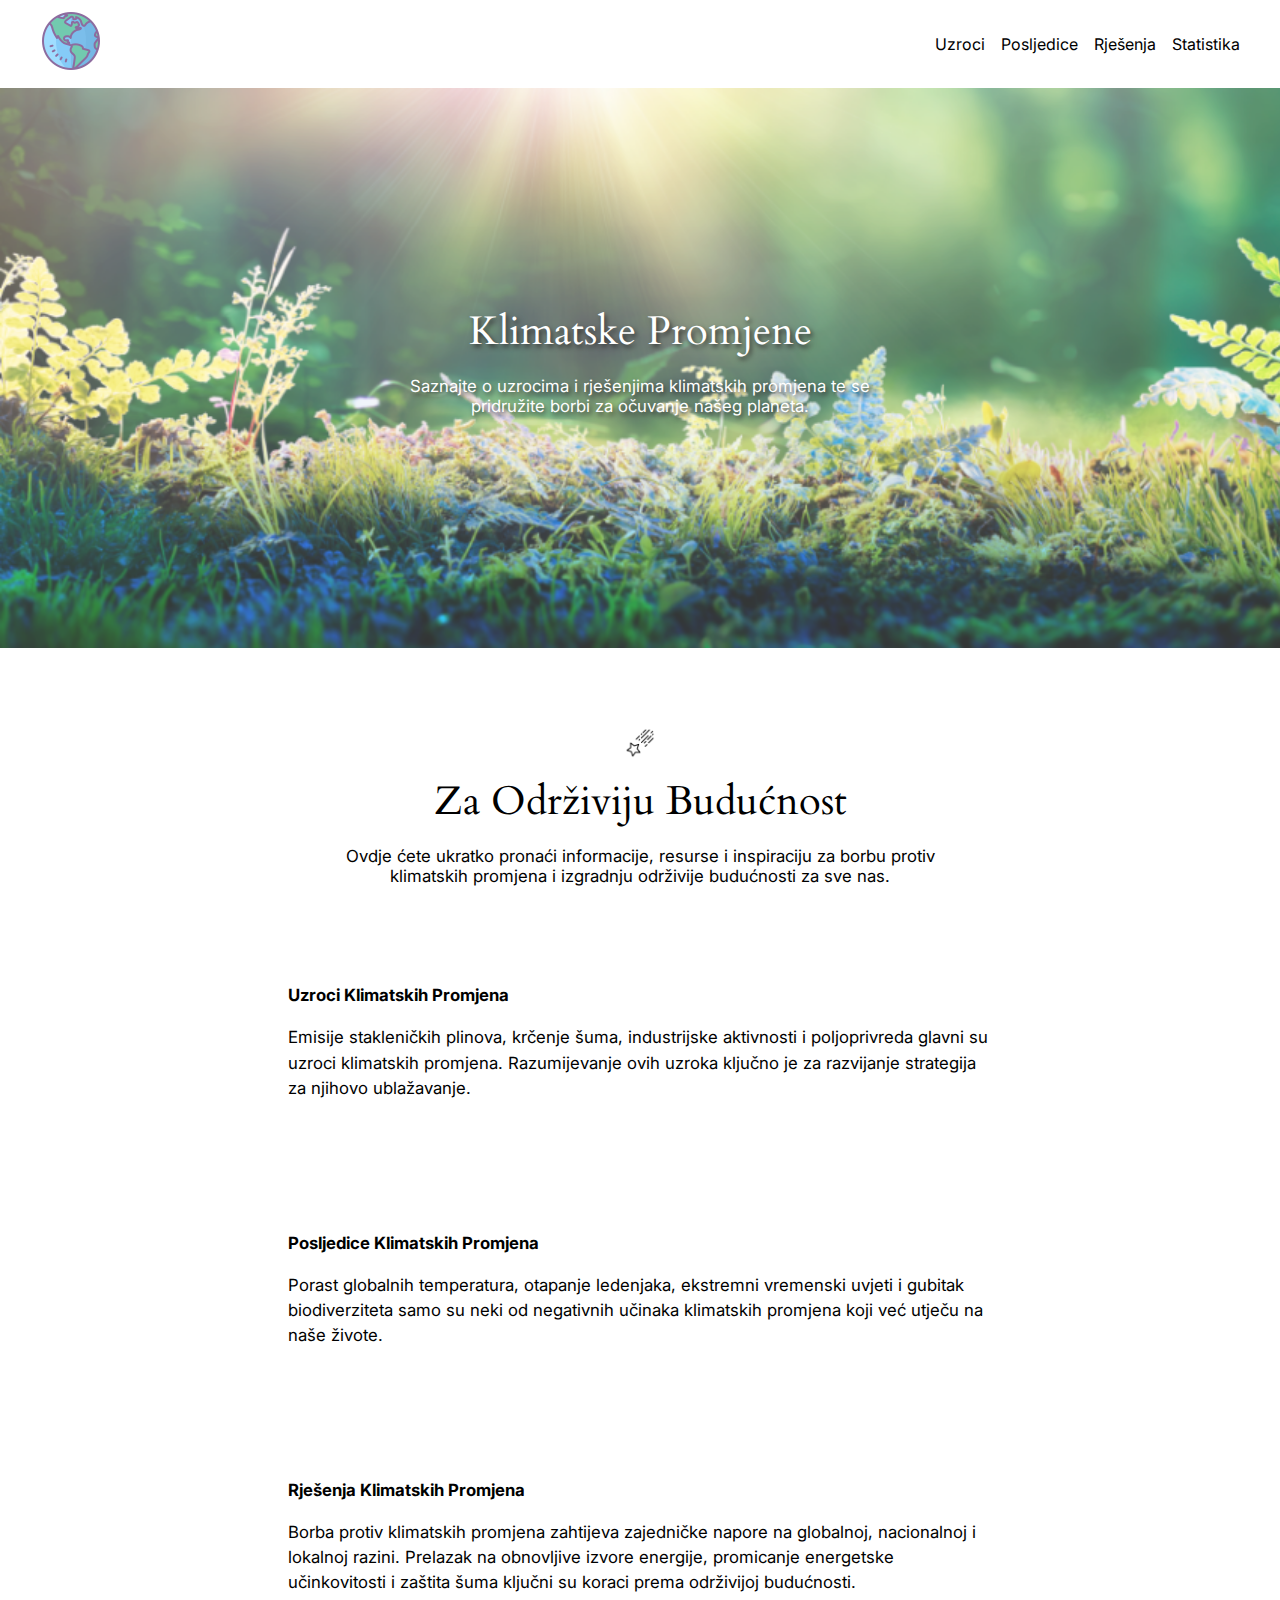
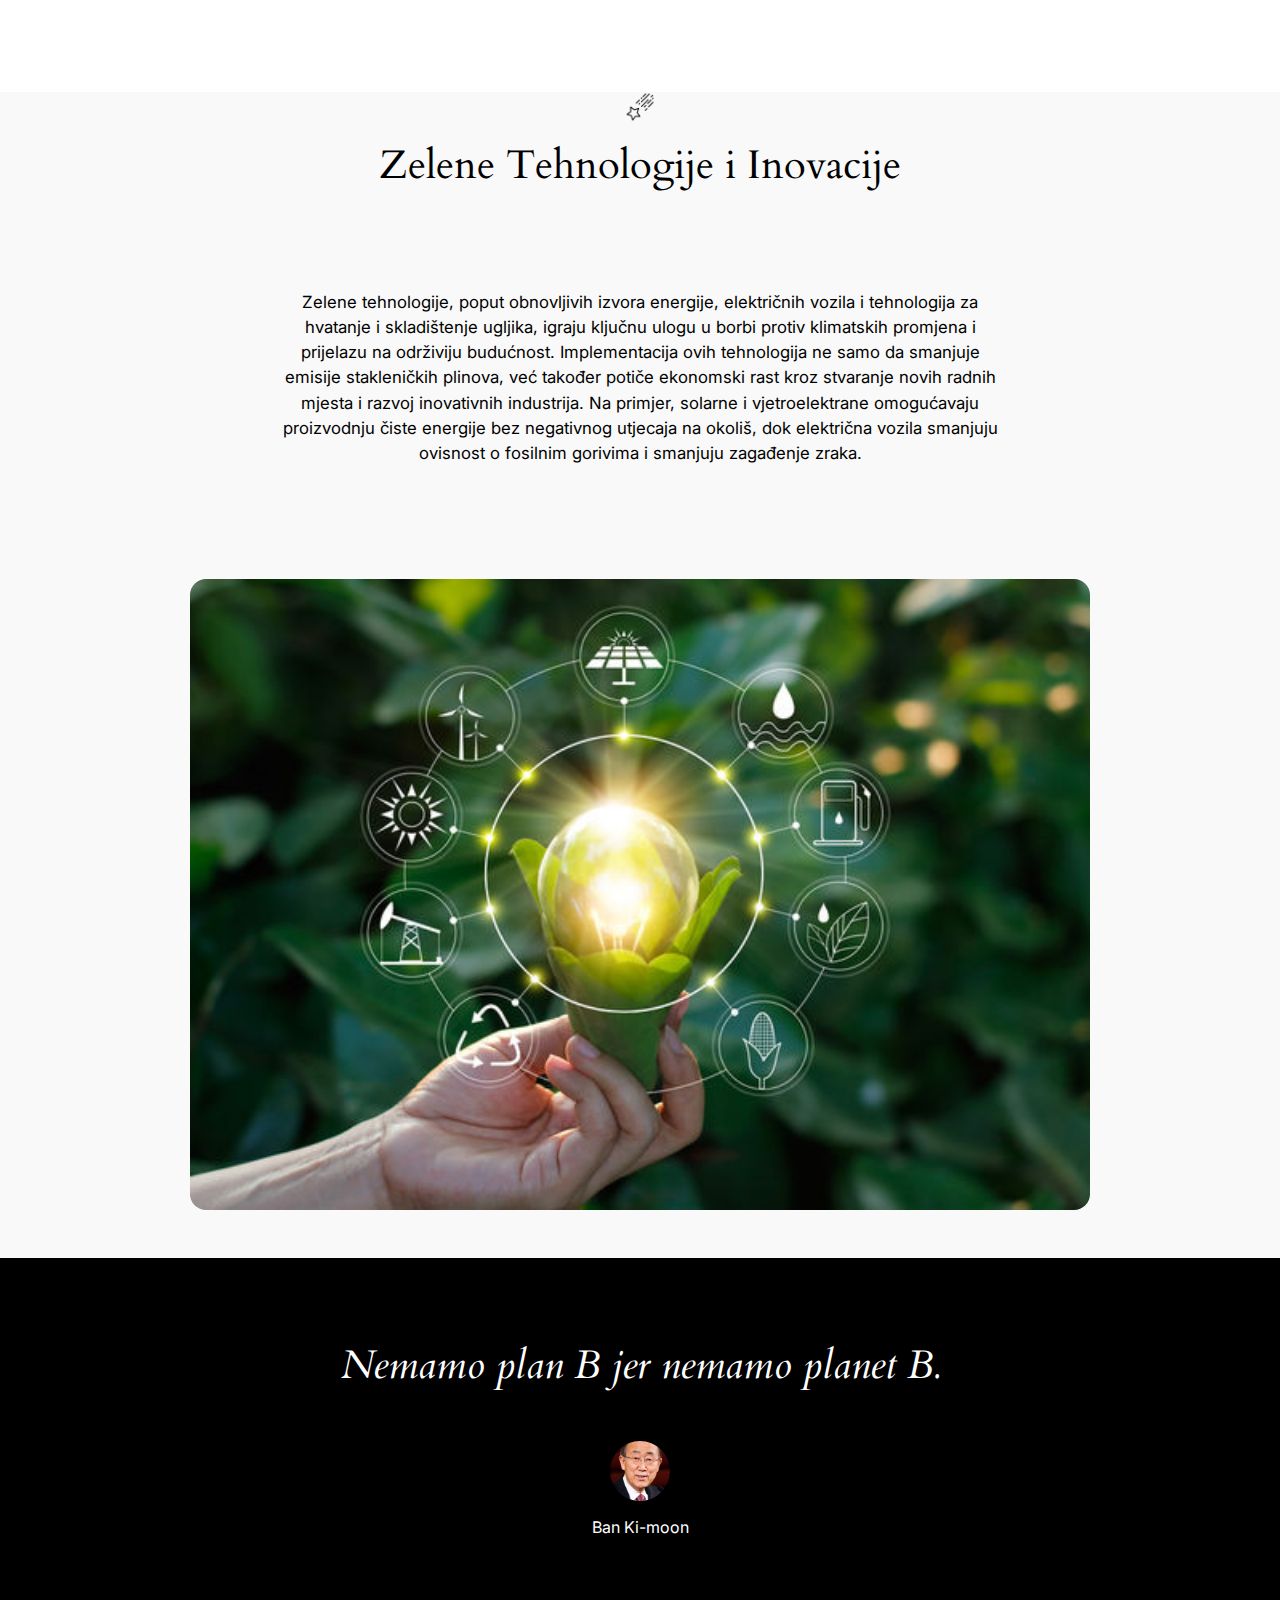
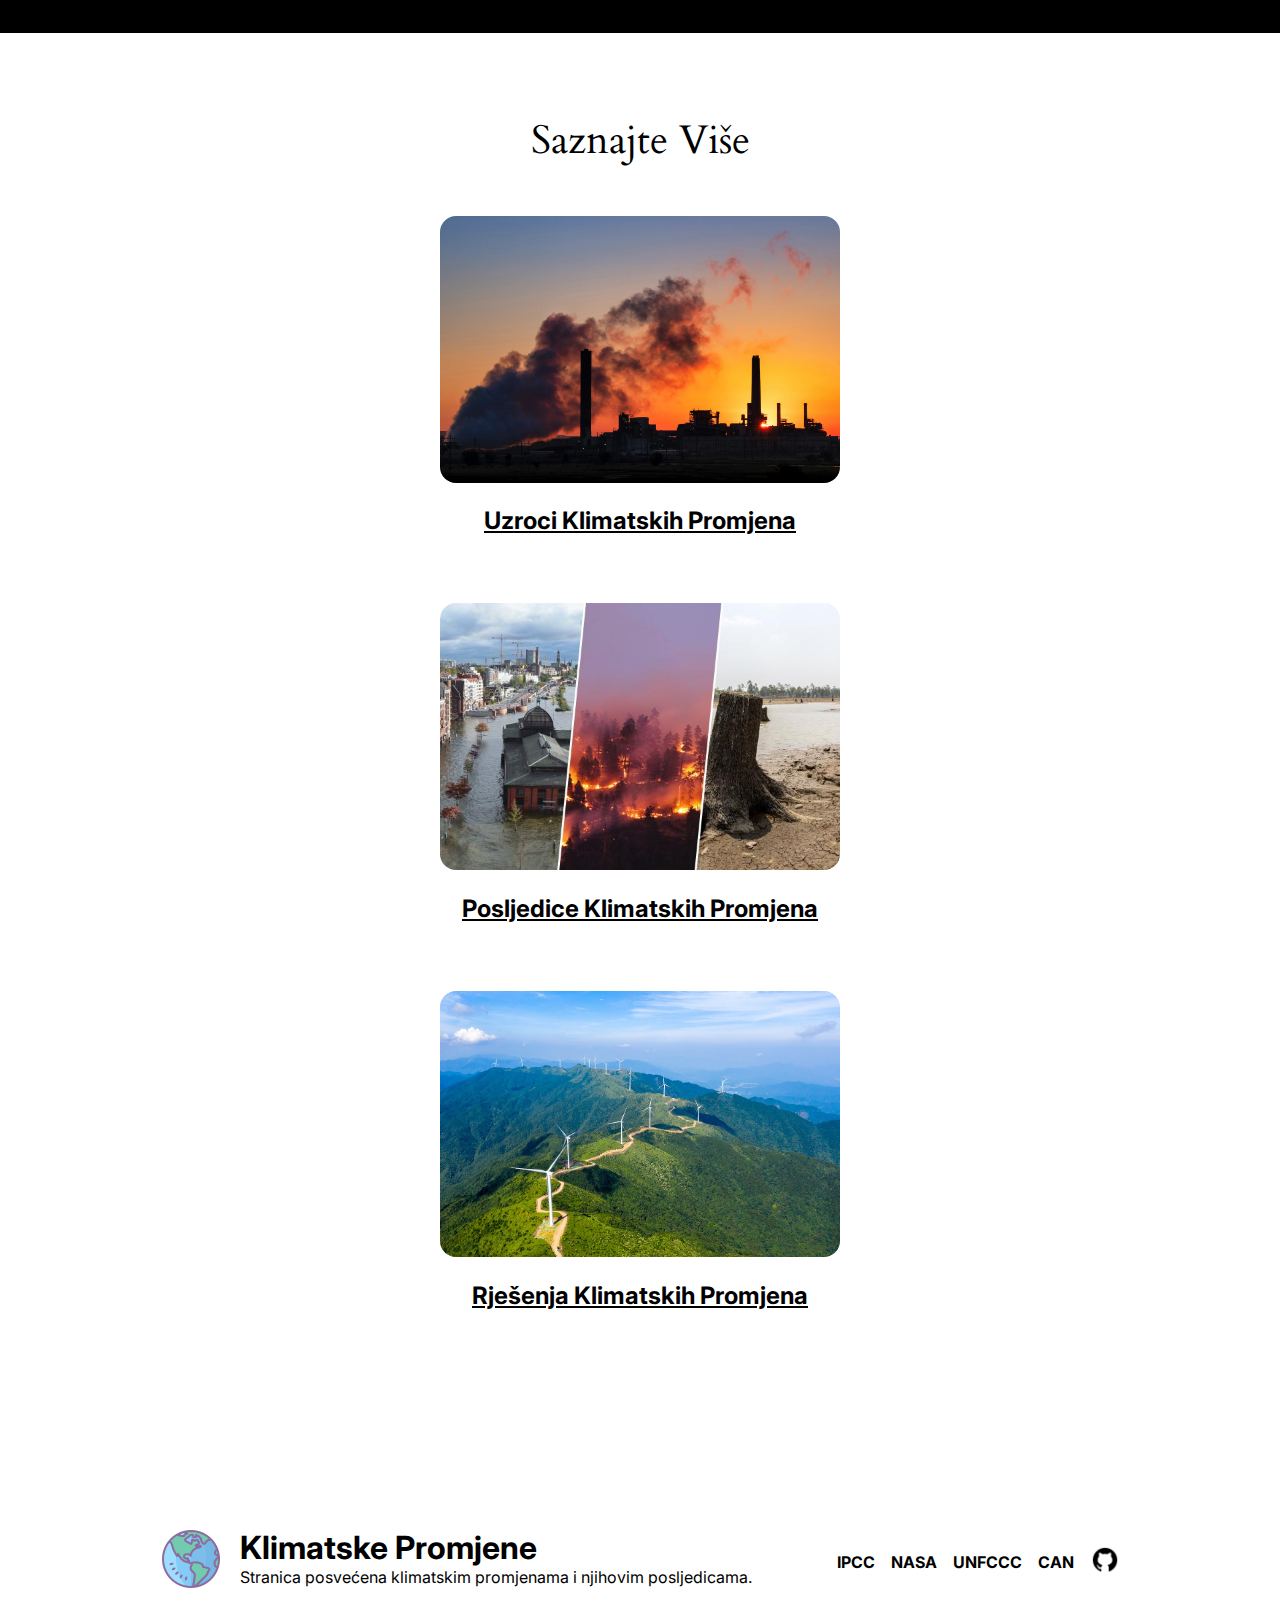
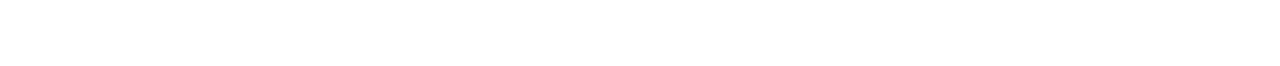
<file: index.html>
<!DOCTYPE html>
<html lang="en">
	<head>
		<meta charset="UTF-8">
		<meta name="viewport" content="width=device-width, initial-scale=1.0">

		<link rel="shortcut icon" href="assets/icon.png" type="image/x-icon">
		<link rel="stylesheet" href="css/layout.css">

		<script src="js/script.js"></script>

		<link rel="preconnect" href="https://fonts.googleapis.com">
		<link rel="preconnect" href="https://fonts.gstatic.com" crossorigin>
		<link href="https://fonts.googleapis.com/css2?family=Cardo:ital,wght@0,400;0,700;1,400&family=Inter:wght@100..900&display=swap" rel="stylesheet">

		<meta property="og:image" content="/assets/icon.png">
		<meta name="description" content="Stranica posvećena klimatskim promjenama i njihovim posljedicama.">
		<meta name="keywords" content="klimatske promjene, uzroci, posljedice, rješenja">
		<meta name="title" content="Klimatske Promjene">

		<title>Klimatske Promjene</title>
	</head>
	<body>
		<nav>
			<a href="/">
				<img src="assets/icon.png">
			</a>

			<div class="links">
				<a href="uzroci.html">Uzroci</a>
				<a href="posljedice.html">Posljedice</a>
				<a href="rjesenja.html">Rješenja</a>
				<a href="statistika.html">Statistika</a>
			</div>
		</nav>

		<main>
			<div class="cover">
				<h1>Klimatske Promjene</h1>
				<p>
					Saznajte o uzrocima i rješenjima klimatskih promjena te se <br>
					pridružite borbi za očuvanje našeg planeta.
				</p>
			</div>

			<div class="future">
				<div id="first">
					<img src="assets/star.png" width="30px" height="auto" id="star">
					<h1>Za Održiviju Budućnost</h1>
					<p>
						Ovdje ćete ukratko pronaći informacije, resurse i inspiraciju za borbu protiv <br>
						klimatskih promjena i izgradnju održivije budućnosti za sve nas.
					</p>
				</div>

				<div id="slike">
					<div>
						<p><b>Uzroci Klimatskih Promjena</b></p>
						<p>Emisije stakleničkih plinova, krčenje šuma, industrijske aktivnosti i poljoprivreda glavni su uzroci klimatskih promjena. Razumijevanje ovih uzroka ključno je za razvijanje strategija za njihovo ublažavanje.</p>
					</div>
					<div>
						<p><b>Posljedice Klimatskih Promjena</b></p>
						<p>Porast globalnih temperatura, otapanje ledenjaka, ekstremni vremenski uvjeti i gubitak biodiverziteta samo su neki od negativnih učinaka klimatskih promjena koji već utječu na naše živote.</p>
					</div>
					<div>
						<p><b>Rješenja Klimatskih Promjena</b></p>
						<p>Borba protiv klimatskih promjena zahtijeva zajedničke napore na globalnoj, nacionalnoj i lokalnoj razini. Prelazak na obnovljive izvore energije, promicanje energetske učinkovitosti i zaštita šuma ključni su koraci prema održivijoj budućnosti.</p>
					</div>
				</div>
			</div>

			<div class="tech">
				<div id="first">
					<img src="assets/star.png" width="30px" height="auto" id="star">
					<h1>Zelene Tehnologije i Inovacije</h1>
				</div>

				<div id="slike">
					<p>Zelene tehnologije, poput obnovljivih izvora energije, električnih vozila i tehnologija za hvatanje i skladištenje ugljika, igraju ključnu ulogu u borbi protiv klimatskih promjena i prijelazu na održiviju budućnost. Implementacija ovih tehnologija ne samo da smanjuje emisije stakleničkih plinova, već također potiče ekonomski rast kroz stvaranje novih radnih mjesta i razvoj inovativnih industrija. Na primjer, solarne i vjetroelektrane omogućavaju proizvodnju čiste energije bez negativnog utjecaja na okoliš, dok električna vozila smanjuju ovisnost o fosilnim gorivima i smanjuju zagađenje zraka.</p>
					<img src="assets/bulb.png" width="900px" height="auto">
				</div>
			</div>

			<div class="quote">
				<h1><i>Nemamo plan B jer nemamo planet B.</i></h1>

				<div>
					<img src="assets/ki-moon.png" width="60px" height="auto" id="ki-moon">
					<p>Ban Ki-moon</p>
				</div>
			</div>

			<div class="more">
				<h1>Saznajte Više</h1>

				<div>
					<div>
						<a href="uzroci.html">
							<img src="assets/uzroci.png" width="400px">
							<h2>Uzroci Klimatskih Promjena</h2>
						</a>
					</div>
					<div>
						<a href="posljedice.html">
							<img src="assets/posljedice.png" width="400px">
							<h2>Posljedice Klimatskih Promjena</h2>
						</a>
					</div>
					<div>
						<a href="rjesenja.html">
							<img src="assets/rjesenja.png" width="400px">
							<h2>Rješenja Klimatskih Promjena</h2>
						</a>
					</div>
				</div>
			</div>
		</main>

		<footer>
			<div class="footer-brand">
				<a href="/">
					<img src="assets/icon.png">
				</a>

				<div>
					<h1>Klimatske Promjene</h1>
					<p>Stranica posvećena klimatskim promjenama i njihovim posljedicama.</p>
				</div>
			</div>

			<div class="links">
				<b><a href="https://www.ipcc.ch/" target="_blank">IPCC</a></b>
				<b><a href="https://climate.nasa.gov/" target="_blank">NASA</a></b>
				<b><a href="https://unfccc.int/" target="_blank">UNFCCC</a></b>
				<b><a href="https://unfccc.int/" target="_blank">CAN</a></b>
				<b><a href="https://github.com/Digital39999/klmprm" target="_blank">
					<img src="assets/github.png" width="30px" height="auto">
				</a></b>
			</div>
		</footer>
	</body>
</html>
</file>
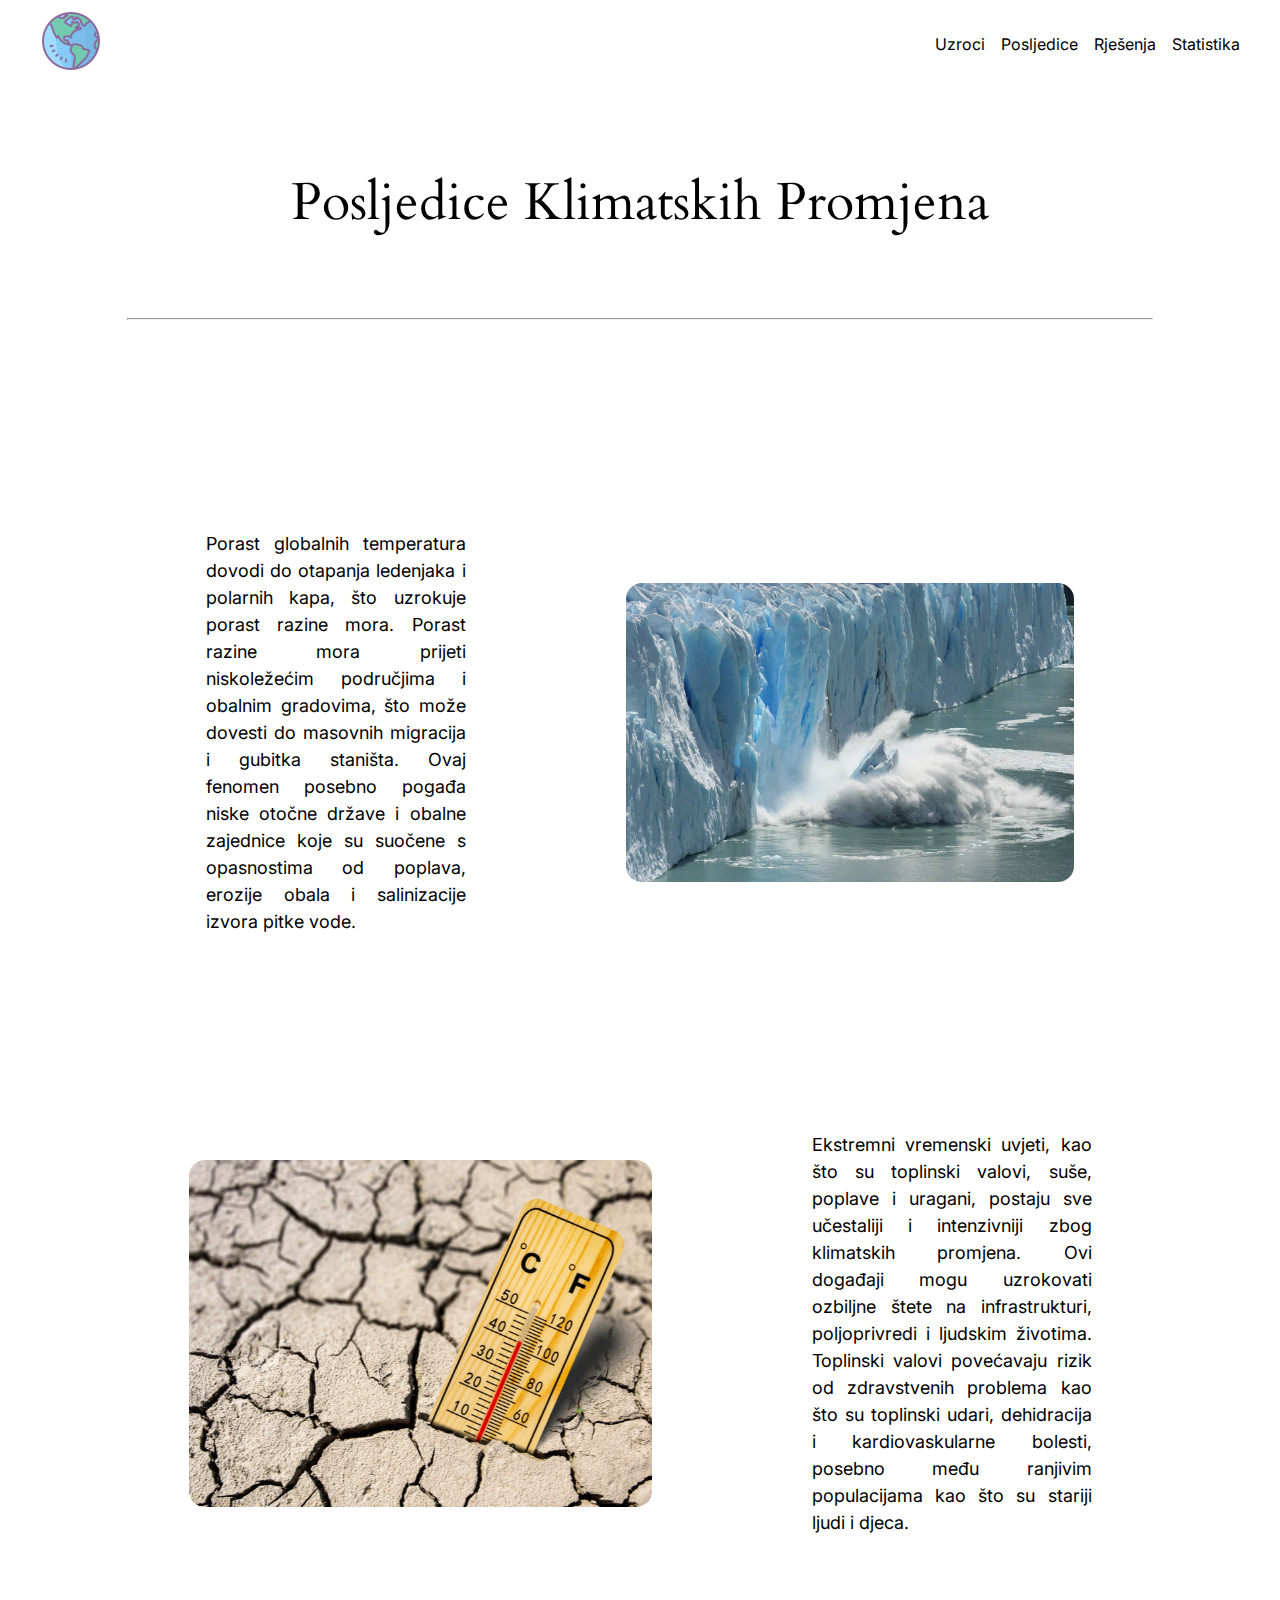
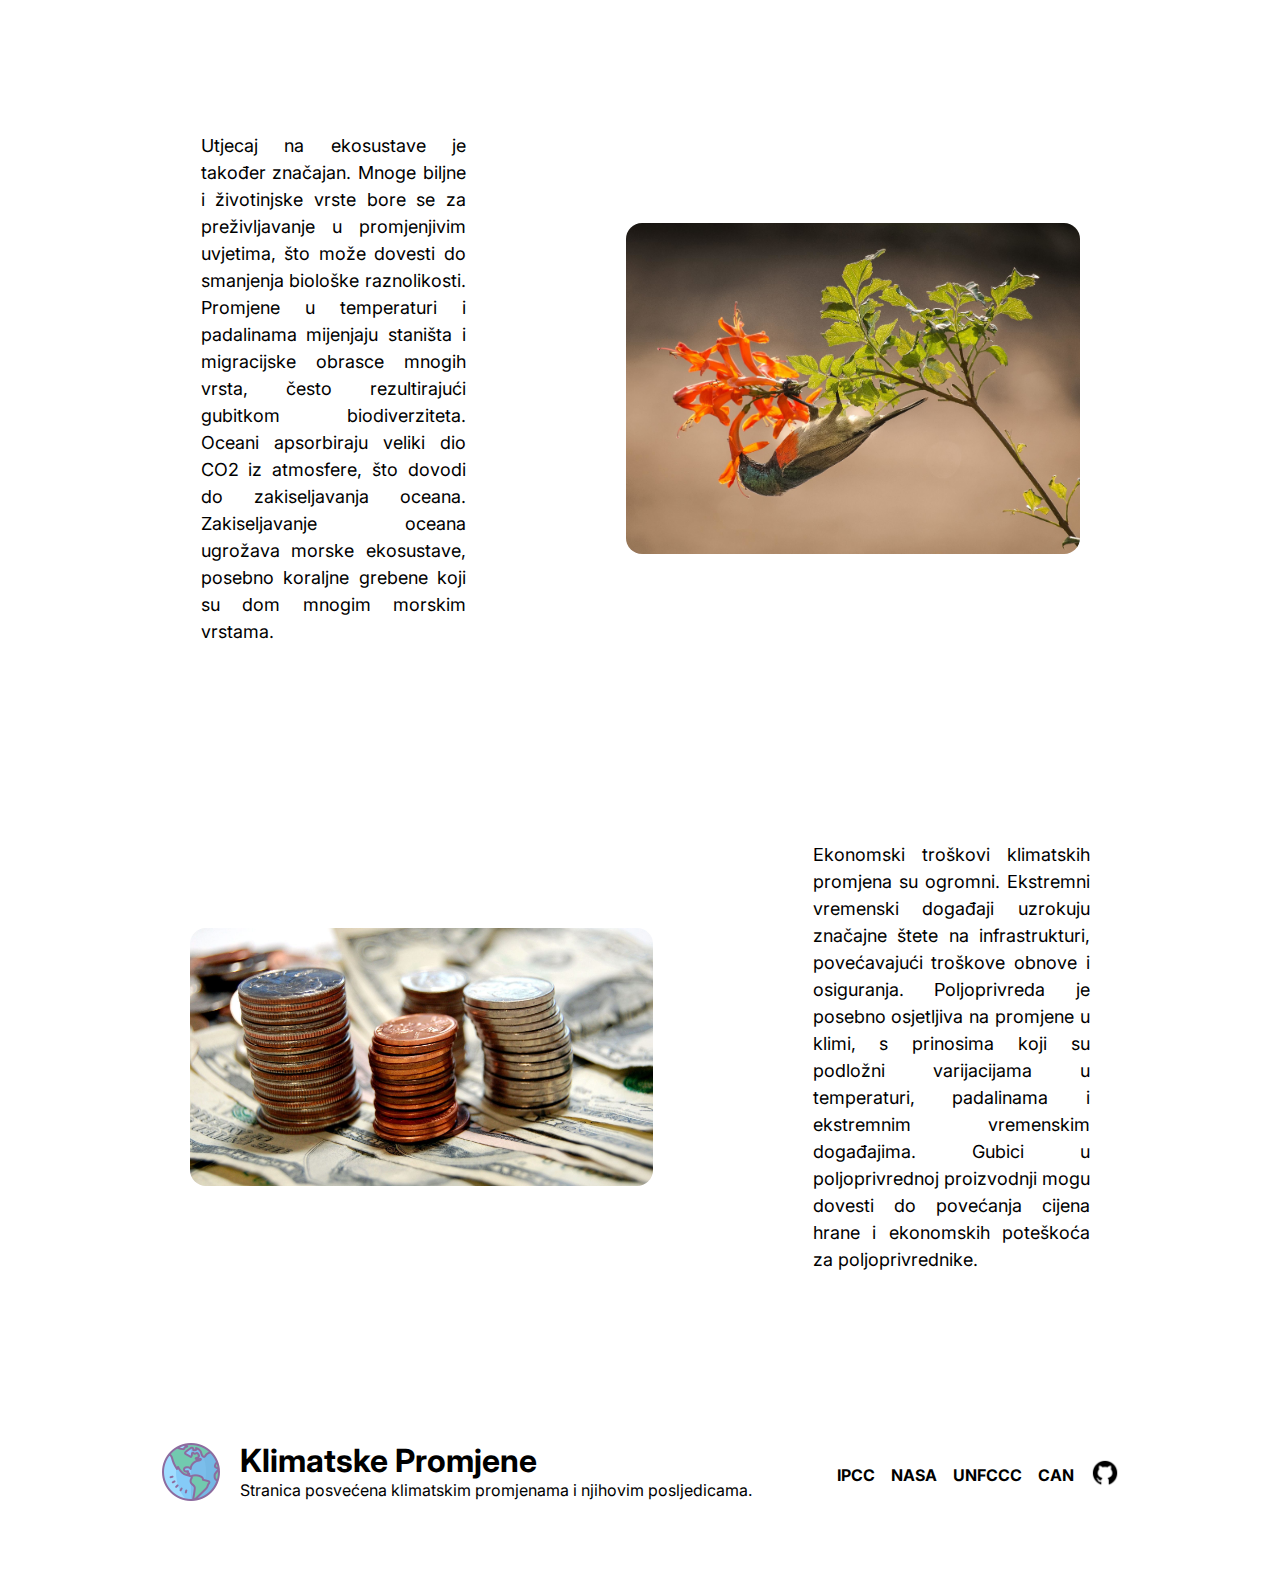
<file: posljedice.html>
<!DOCTYPE html>
<html lang="en">
	<head>
		<meta charset="UTF-8">
		<meta name="viewport" content="width=device-width, initial-scale=1.0">

		<link rel="stylesheet" href="css/page.css">
		<link rel="stylesheet" href="css/layout.css">
		<link rel="shortcut icon" href="assets/icon.png" type="image/x-icon">

		<script src="js/script.js"></script>

		<link rel="preconnect" href="https://fonts.googleapis.com">
		<link rel="preconnect" href="https://fonts.gstatic.com" crossorigin>
		<link href="https://fonts.googleapis.com/css2?family=Cardo:ital,wght@0,400;0,700;1,400&family=Inter:wght@100..900&display=swap" rel="stylesheet">

		<meta property="og:image" content="/assets/icon.png">
		<meta name="description" content="Stranica posvećena klimatskim promjenama i njihovim posljedicama.">
		<meta name="keywords" content="klimatske promjene, uzroci, posljedice, rješenja">
		<meta name="title" content="Klimatske Promjene">

		<title>Klimatske Promjene</title>
	</head>
	<body>
		<nav>
			<a href="/">
				<img src="assets/icon.png">
			</a>

			<div class="links">
				<a href="uzroci.html">Uzroci</a>
				<a href="posljedice.html">Posljedice</a>
				<a href="rjesenja.html">Rješenja</a>
				<a href="statistika.html">Statistika</a>
			</div>
		</nav>

		<main>
			<div id="first">
				<h1>Posljedice Klimatskih Promjena</h1>
			</div>

			<hr class="divider">

			<div id="slike">
				<div>
					<p>Porast globalnih temperatura dovodi do otapanja ledenjaka i polarnih kapa, što uzrokuje porast razine mora. Porast razine mora prijeti niskoležećim područjima i obalnim gradovima, što može dovesti do masovnih migracija i gubitka staništa. Ovaj fenomen posebno pogađa niske otočne države i obalne zajednice koje su suočene s opasnostima od poplava, erozije obala i salinizacije izvora pitke vode.</p>
					<img src="assets/posljedice/1.png" width="600px" height="auto" class="clickable">
				</div>
				<div id="reverse">
					<img src="assets/posljedice/2.png" width="600px" height="auto" class="clickable">
					<p>Ekstremni vremenski uvjeti, kao što su toplinski valovi, suše, poplave i uragani, postaju sve učestaliji i intenzivniji zbog klimatskih promjena. Ovi događaji mogu uzrokovati ozbiljne štete na infrastrukturi, poljoprivredi i ljudskim životima. Toplinski valovi povećavaju rizik od zdravstvenih problema kao što su toplinski udari, dehidracija i kardiovaskularne bolesti, posebno među ranjivim populacijama kao što su stariji ljudi i djeca.</p>
				</div>
				<div>
					<p>Utjecaj na ekosustave je također značajan. Mnoge biljne i životinjske vrste bore se za preživljavanje u promjenjivim uvjetima, što može dovesti do smanjenja biološke raznolikosti. Promjene u temperaturi i padalinama mijenjaju staništa i migracijske obrasce mnogih vrsta, često rezultirajući gubitkom biodiverziteta. Oceani apsorbiraju veliki dio CO2 iz atmosfere, što dovodi do zakiseljavanja oceana. Zakiseljavanje oceana ugrožava morske ekosustave, posebno koraljne grebene koji su dom mnogim morskim vrstama.</p>
					<img src="assets/posljedice/3.png" width="600px" height="auto" class="clickable">
				</div>
				<div id="reverse">
					<img src="assets/posljedice/4.png" width="600px" height="auto" class="clickable">
					<p>Ekonomski troškovi klimatskih promjena su ogromni. Ekstremni vremenski događaji uzrokuju značajne štete na infrastrukturi, povećavajući troškove obnove i osiguranja. Poljoprivreda je posebno osjetljiva na promjene u klimi, s prinosima koji su podložni varijacijama u temperaturi, padalinama i ekstremnim vremenskim događajima. Gubici u poljoprivrednoj proizvodnji mogu dovesti do povećanja cijena hrane i ekonomskih poteškoća za poljoprivrednike.</p>
				</div>
			</div>
		</main>

		<footer>
			<div class="footer-brand">
				<a href="/">
					<img src="assets/icon.png">
				</a>

				<div>
					<h1>Klimatske Promjene</h1>
					<p>Stranica posvećena klimatskim promjenama i njihovim posljedicama.</p>
				</div>
			</div>

			<div class="links">
				<b><a href="https://www.ipcc.ch/" target="_blank">IPCC</a></b>
				<b><a href="https://climate.nasa.gov/" target="_blank">NASA</a></b>
				<b><a href="https://unfccc.int/" target="_blank">UNFCCC</a></b>
				<b><a href="https://unfccc.int/" target="_blank">CAN</a></b>
				<b><a href="https://github.com/Digital39999/klmprm" target="_blank">
					<img src="assets/github.png" width="30px" height="auto">
				</a></b>
			</div>
		</footer>

		<div id="overlay" class="overlay">
			<span class="close" id="close">&times;</span>
			<img class="overlay-image" id="overlayImage">
		</div>
	</body>
</html>
</file>
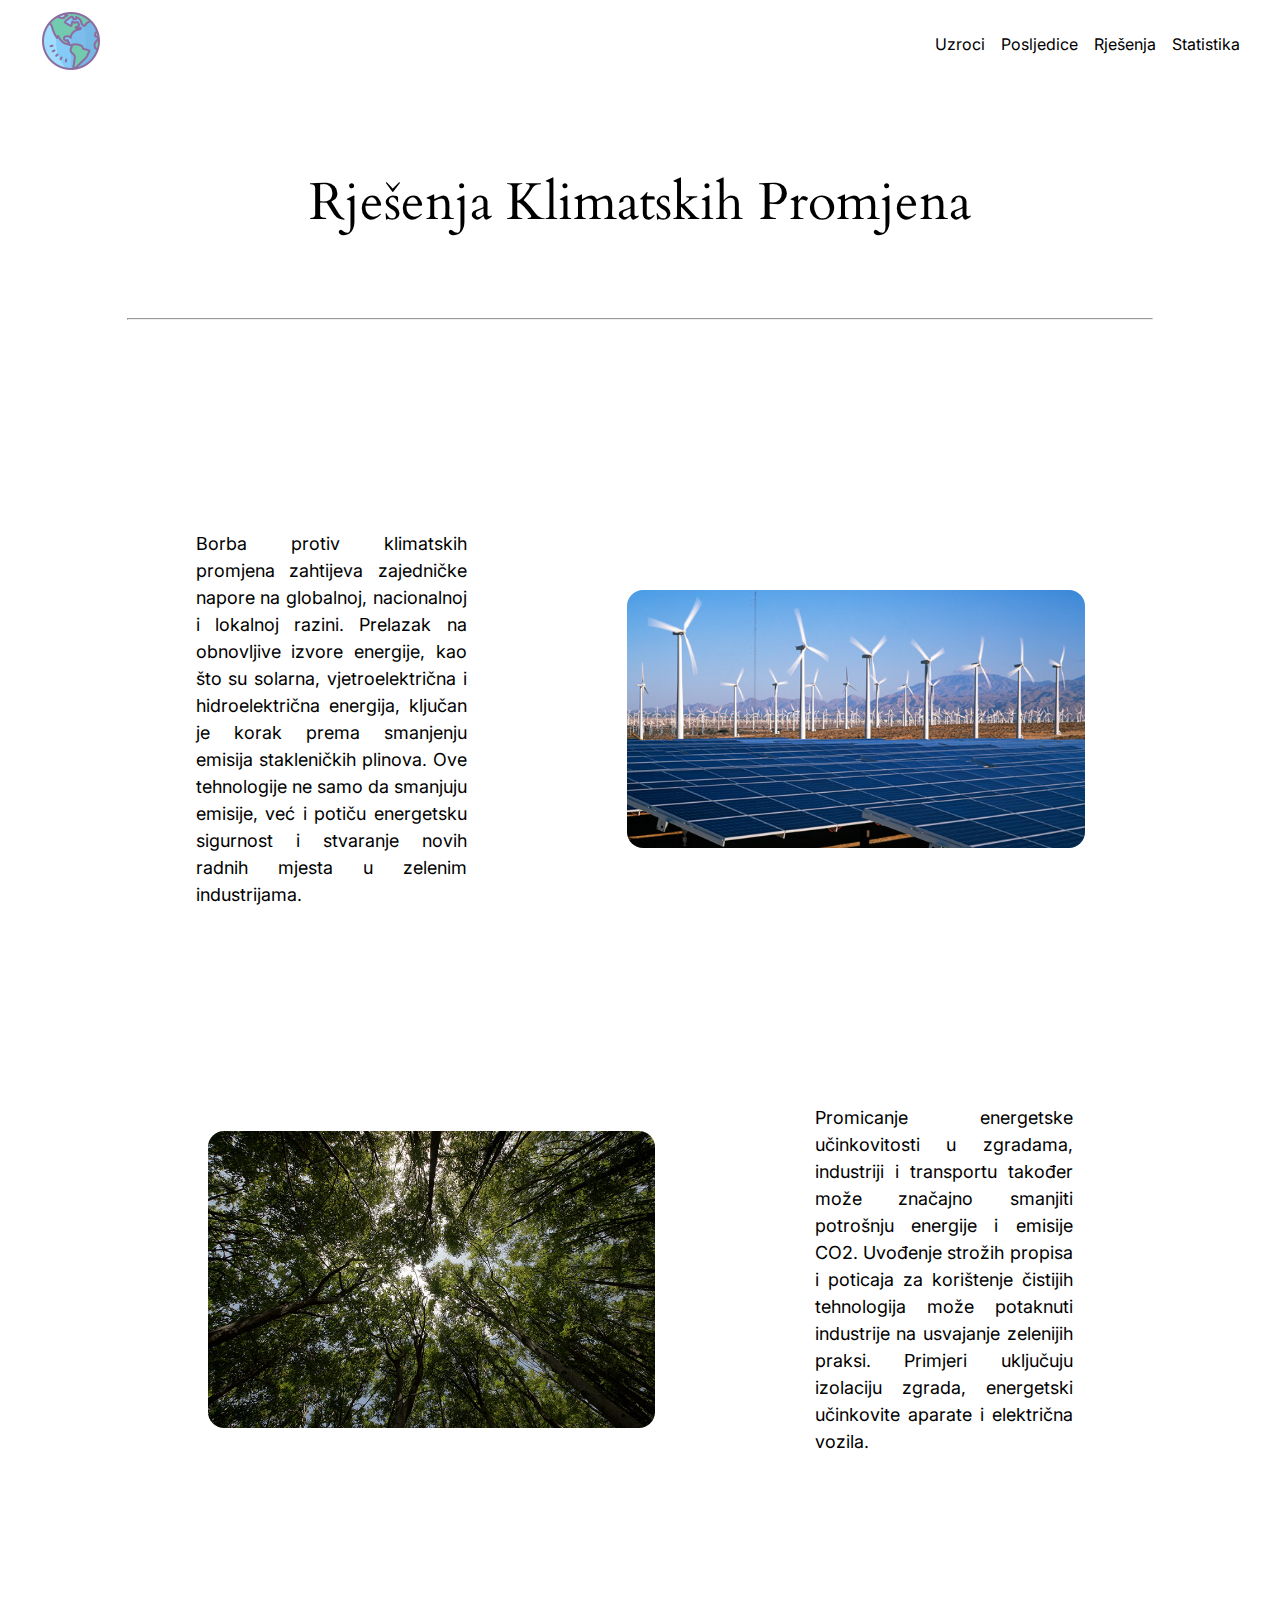
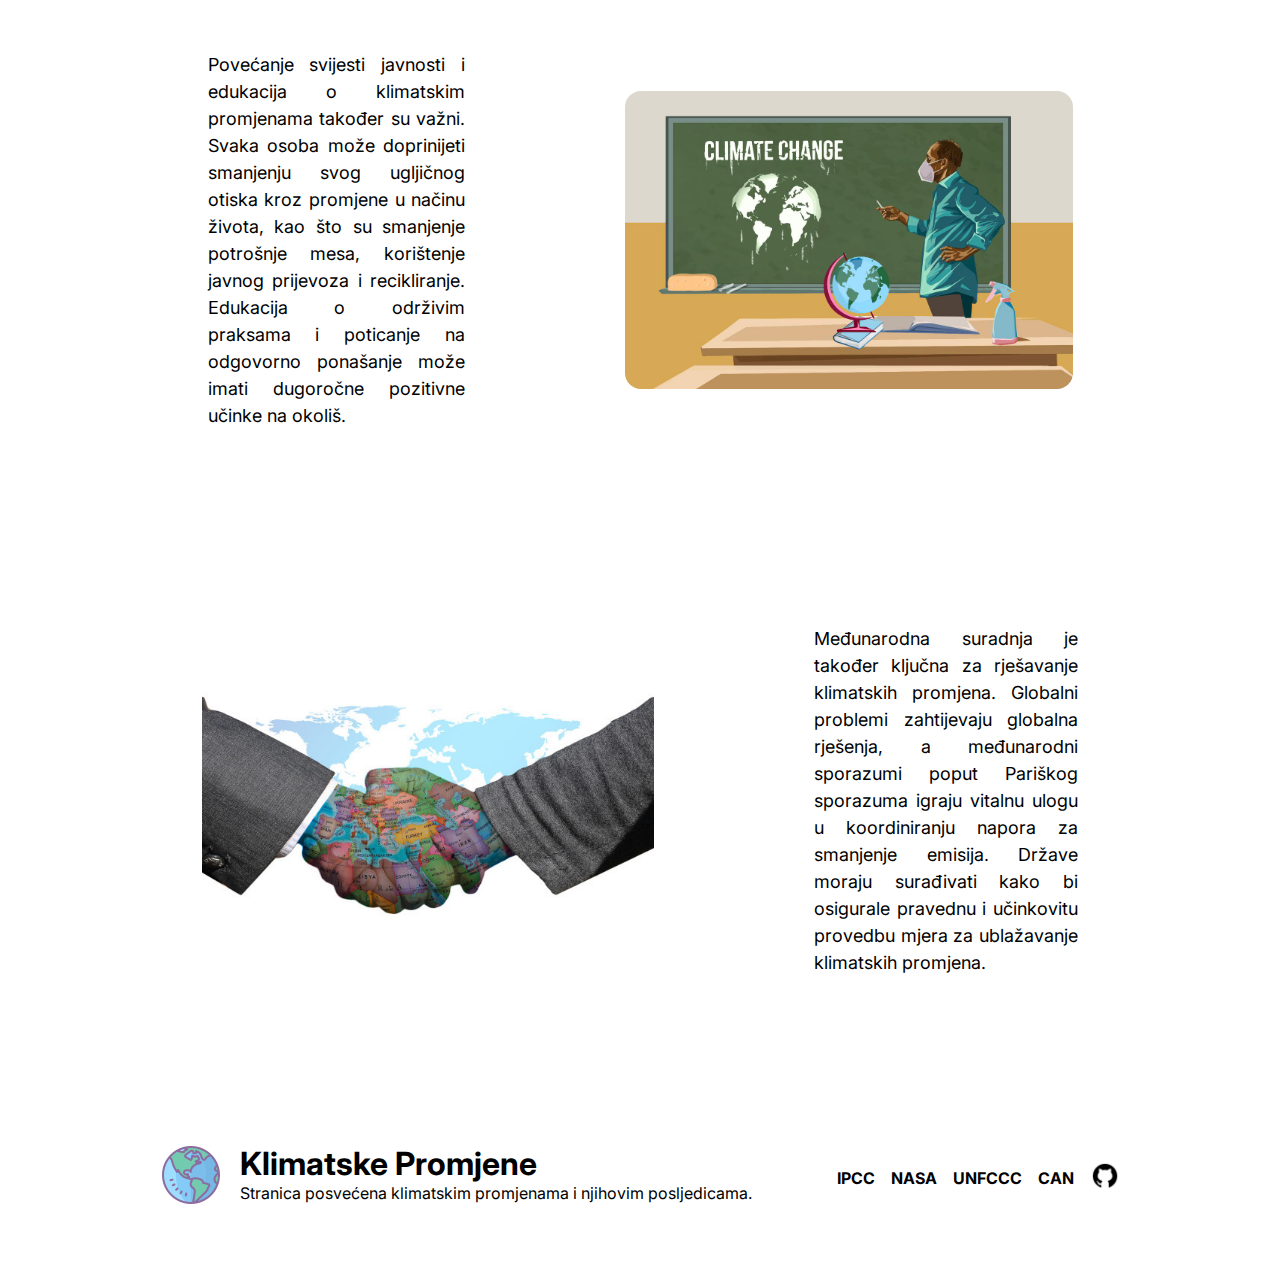
<file: rjesenja.html>
<!DOCTYPE html>
<html lang="en">
	<head>
		<meta charset="UTF-8">
		<meta name="viewport" content="width=device-width, initial-scale=1.0">

		<link rel="stylesheet" href="css/page.css">
		<link rel="stylesheet" href="css/layout.css">
		<link rel="shortcut icon" href="assets/icon.png" type="image/x-icon">

		<script src="js/script.js"></script>

		<link rel="preconnect" href="https://fonts.googleapis.com">
		<link rel="preconnect" href="https://fonts.gstatic.com" crossorigin>
		<link href="https://fonts.googleapis.com/css2?family=Cardo:ital,wght@0,400;0,700;1,400&family=Inter:wght@100..900&display=swap" rel="stylesheet">

		<meta property="og:image" content="/assets/icon.png">
		<meta name="description" content="Stranica posvećena klimatskim promjenama i njihovim posljedicama.">
		<meta name="keywords" content="klimatske promjene, uzroci, posljedice, rješenja">
		<meta name="title" content="Klimatske Promjene">

		<title>Klimatske Promjene</title>
	</head>
	<body>
		<nav>
			<a href="/">
				<img src="assets/icon.png">
			</a>

			<div class="links">
				<a href="uzroci.html">Uzroci</a>
				<a href="posljedice.html">Posljedice</a>
				<a href="rjesenja.html">Rješenja</a>
				<a href="statistika.html">Statistika</a>
			</div>
		</nav>

		<main>
			<div id="first">
				<h1>Rješenja Klimatskih Promjena</h1>
			</div>

			<hr class="divider">

			<div id="slike">
				<div>
					<p>Borba protiv klimatskih promjena zahtijeva zajedničke napore na globalnoj, nacionalnoj i lokalnoj razini. Prelazak na obnovljive izvore energije, kao što su solarna, vjetroelektrična i hidroelektrična energija, ključan je korak prema smanjenju emisija stakleničkih plinova. Ove tehnologije ne samo da smanjuju emisije, već i potiču energetsku sigurnost i stvaranje novih radnih mjesta u zelenim industrijama.</p>
					<img src="assets/rjesenja/1.png" width="600px" height="auto" class="clickable">
				</div>
				<div id="reverse">
					<img src="assets/rjesenja/2.png" width="600px" height="auto" class="clickable">
					<p>Promicanje energetske učinkovitosti u zgradama, industriji i transportu također može značajno smanjiti potrošnju energije i emisije CO2. Uvođenje strožih propisa i poticaja za korištenje čistijih tehnologija može potaknuti industrije na usvajanje zelenijih praksi. Primjeri uključuju izolaciju zgrada, energetski učinkovite aparate i električna vozila.</p>
				</div>
				<div>
					<p>Povećanje svijesti javnosti i edukacija o klimatskim promjenama također su važni. Svaka osoba može doprinijeti smanjenju svog ugljičnog otiska kroz promjene u načinu života, kao što su smanjenje potrošnje mesa, korištenje javnog prijevoza i recikliranje. Edukacija o održivim praksama i poticanje na odgovorno ponašanje može imati dugoročne pozitivne učinke na okoliš.</p>
					<img src="assets/rjesenja/3.png" width="600px" height="auto" class="clickable">
				</div>
				<div id="reverse">
					<img src="assets/rjesenja/4.png" width="600px" height="auto" class="clickable">
					<p>Međunarodna suradnja je također ključna za rješavanje klimatskih promjena. Globalni problemi zahtijevaju globalna rješenja, a međunarodni sporazumi poput Pariškog sporazuma igraju vitalnu ulogu u koordiniranju napora za smanjenje emisija. Države moraju surađivati kako bi osigurale pravednu i učinkovitu provedbu mjera za ublažavanje klimatskih promjena.</p>
				</div>
			</div>
		</main>

		<footer>
			<div class="footer-brand">
				<a href="/">
					<img src="assets/icon.png">
				</a>

				<div>
					<h1>Klimatske Promjene</h1>
					<p>Stranica posvećena klimatskim promjenama i njihovim posljedicama.</p>
				</div>
			</div>

			<div class="links">
				<b><a href="https://www.ipcc.ch/" target="_blank">IPCC</a></b>
				<b><a href="https://climate.nasa.gov/" target="_blank">NASA</a></b>
				<b><a href="https://unfccc.int/" target="_blank">UNFCCC</a></b>
				<b><a href="https://unfccc.int/" target="_blank">CAN</a></b>
				<b><a href="https://github.com/Digital39999/klmprm" target="_blank">
					<img src="assets/github.png" width="30px" height="auto">
				</a></b>
			</div>
		</footer>

		<div id="overlay" class="overlay">
			<span class="close" id="close">&times;</span>
			<img class="overlay-image" id="overlayImage">
		</div>
	</body>
</html>
</file>
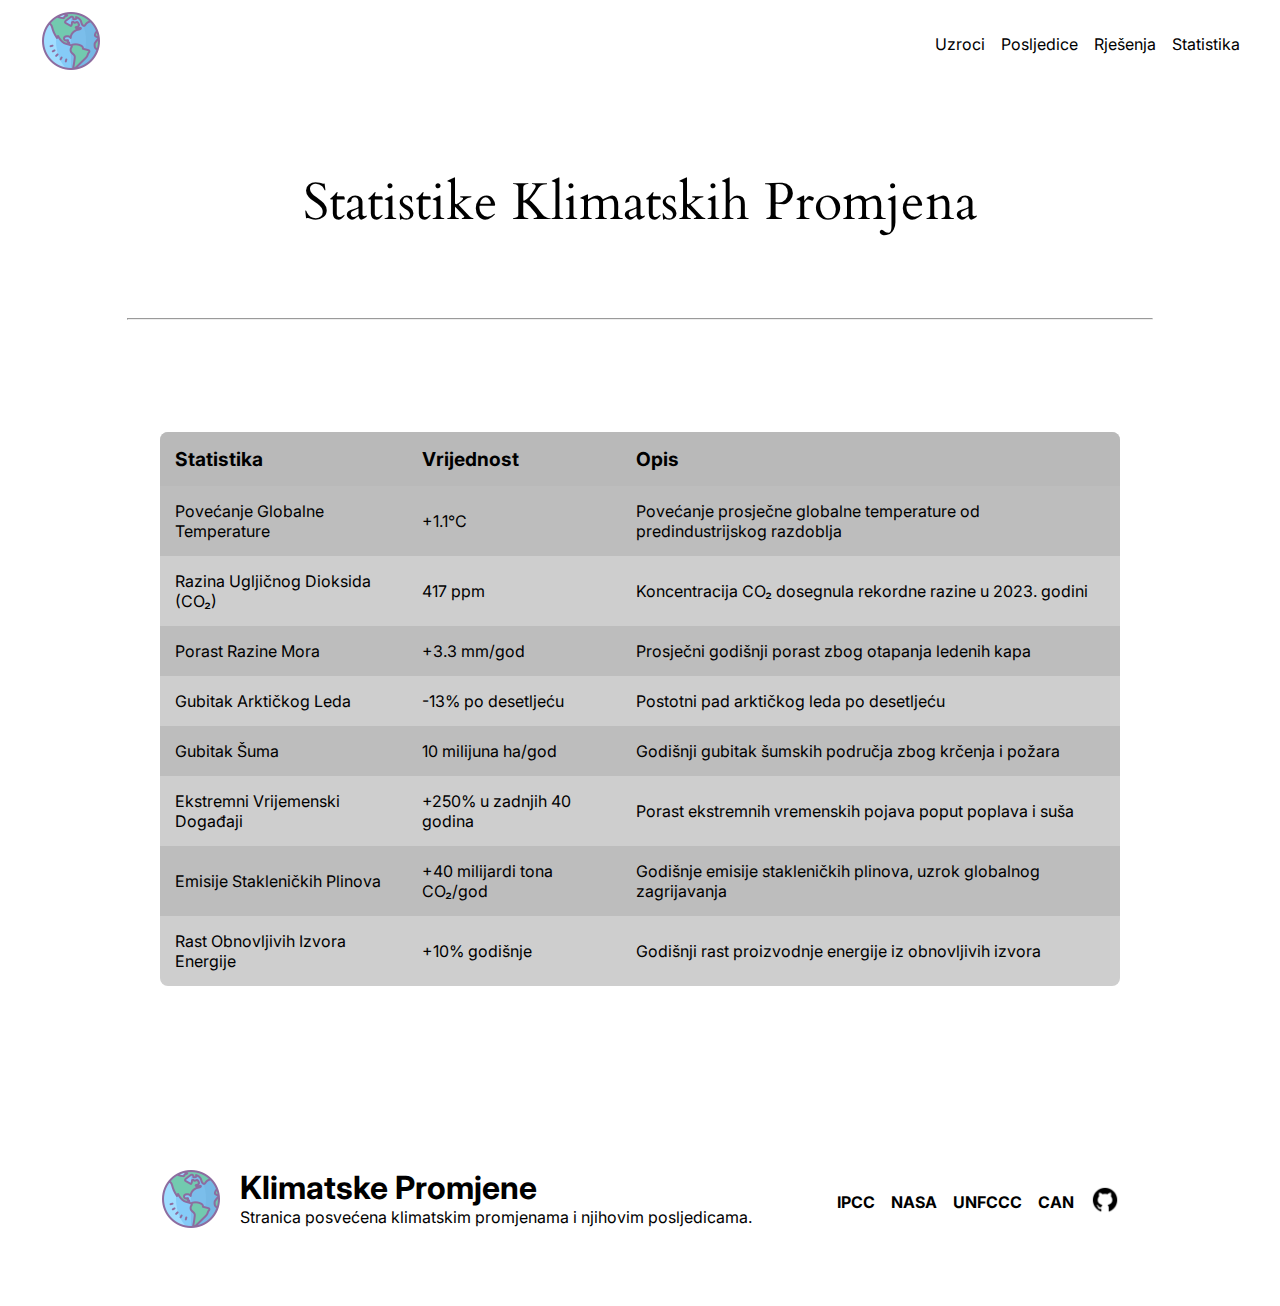
<file: statistika.html>
<!DOCTYPE html>
<html lang="en">
	<head>
		<meta charset="UTF-8">
		<meta name="viewport" content="width=device-width, initial-scale=1.0">

		<link rel="stylesheet" href="css/page.css">
		<link rel="stylesheet" href="css/layout.css">
		<link rel="shortcut icon" href="assets/icon.png" type="image/x-icon">

		<script src="js/script.js"></script>

		<link rel="preconnect" href="https://fonts.googleapis.com">
		<link rel="preconnect" href="https://fonts.gstatic.com" crossorigin>
		<link href="https://fonts.googleapis.com/css2?family=Cardo:ital,wght@0,400;0,700;1,400&family=Inter:wght@100..900&display=swap" rel="stylesheet">

		<meta property="og:image" content="/assets/icon.png">
		<meta name="description" content="Stranica posvećena klimatskim promjenama i njihovim posljedicama.">
		<meta name="keywords" content="klimatske promjene, uzroci, posljedice, rješenja">
		<meta name="title" content="Klimatske Promjene">

		<title>Klimatske Promjene</title>
	</head>
	<body>
		<nav>
			<a href="/">
				<img src="assets/icon.png">
			</a>

			<div class="links">
				<a href="uzroci.html">Uzroci</a>
				<a href="posljedice.html">Posljedice</a>
				<a href="rjesenja.html">Rješenja</a>
				<a href="statistika.html">Statistika</a>
			</div>
		</nav>

		<main>
			<div id="first">
				<h1>Statistike Klimatskih Promjena</h1>
			</div>

			<hr class="divider">

			<div id="tablica">
				<table>
                    <tr>
						<th>Statistika</th>
						<th>Vrijednost</th>
						<th>Opis</th>
					</tr>
					<tr>
						<td>Povećanje Globalne Temperature</td>
						<td>+1.1°C</td>
						<td>Povećanje prosječne globalne temperature od predindustrijskog razdoblja</td>
					</tr>
					<tr>
						<td>Razina Ugljičnog Dioksida (CO₂)</td>
						<td>417 ppm</td>
						<td>Koncentracija CO₂ dosegnula rekordne razine u 2023. godini</td>
					</tr>
					<tr>
						<td>Porast Razine Mora</td>
						<td>+3.3 mm/god</td>
						<td>Prosječni godišnji porast zbog otapanja ledenih kapa</td>
					</tr>
					<tr>
						<td>Gubitak Arktičkog Leda</td>
						<td>-13% po desetljeću</td>
						<td>Postotni pad arktičkog leda po desetljeću</td>
					</tr>
					<tr>
						<td>Gubitak Šuma</td>
						<td>10 milijuna ha/god</td>
						<td>Godišnji gubitak šumskih područja zbog krčenja i požara</td>
					</tr>
					<tr>
						<td>Ekstremni Vrijemenski Događaji</td>
						<td>+250% u zadnjih 40 godina</td>
						<td>Porast ekstremnih vremenskih pojava poput poplava i suša</td>
					</tr>
					<tr>
						<td>Emisije Stakleničkih Plinova</td>
						<td>+40 milijardi tona CO₂/god</td>
						<td>Godišnje emisije stakleničkih plinova, uzrok globalnog zagrijavanja</td>
					</tr>
					<tr>
						<td>Rast Obnovljivih Izvora Energije</td>
						<td>+10% godišnje</td>
						<td>Godišnji rast proizvodnje energije iz obnovljivih izvora</td>
					</tr>
                </table>
			</div>
		</main>

		<footer>
			<div class="footer-brand">
				<a href="/">
					<img src="assets/icon.png">
				</a>

				<div>
					<h1>Klimatske Promjene</h1>
					<p>Stranica posvećena klimatskim promjenama i njihovim posljedicama.</p>
				</div>
			</div>

			<div class="links">
				<b><a href="https://www.ipcc.ch/" target="_blank">IPCC</a></b>
				<b><a href="https://climate.nasa.gov/" target="_blank">NASA</a></b>
				<b><a href="https://unfccc.int/" target="_blank">UNFCCC</a></b>
				<b><a href="https://unfccc.int/" target="_blank">CAN</a></b>
				<b><a href="https://github.com/Digital39999/klmprm" target="_blank">
					<img src="assets/github.png" width="30px" height="auto">
				</a></b>
			</div>
		</footer>
	</body>
</html>
</file>
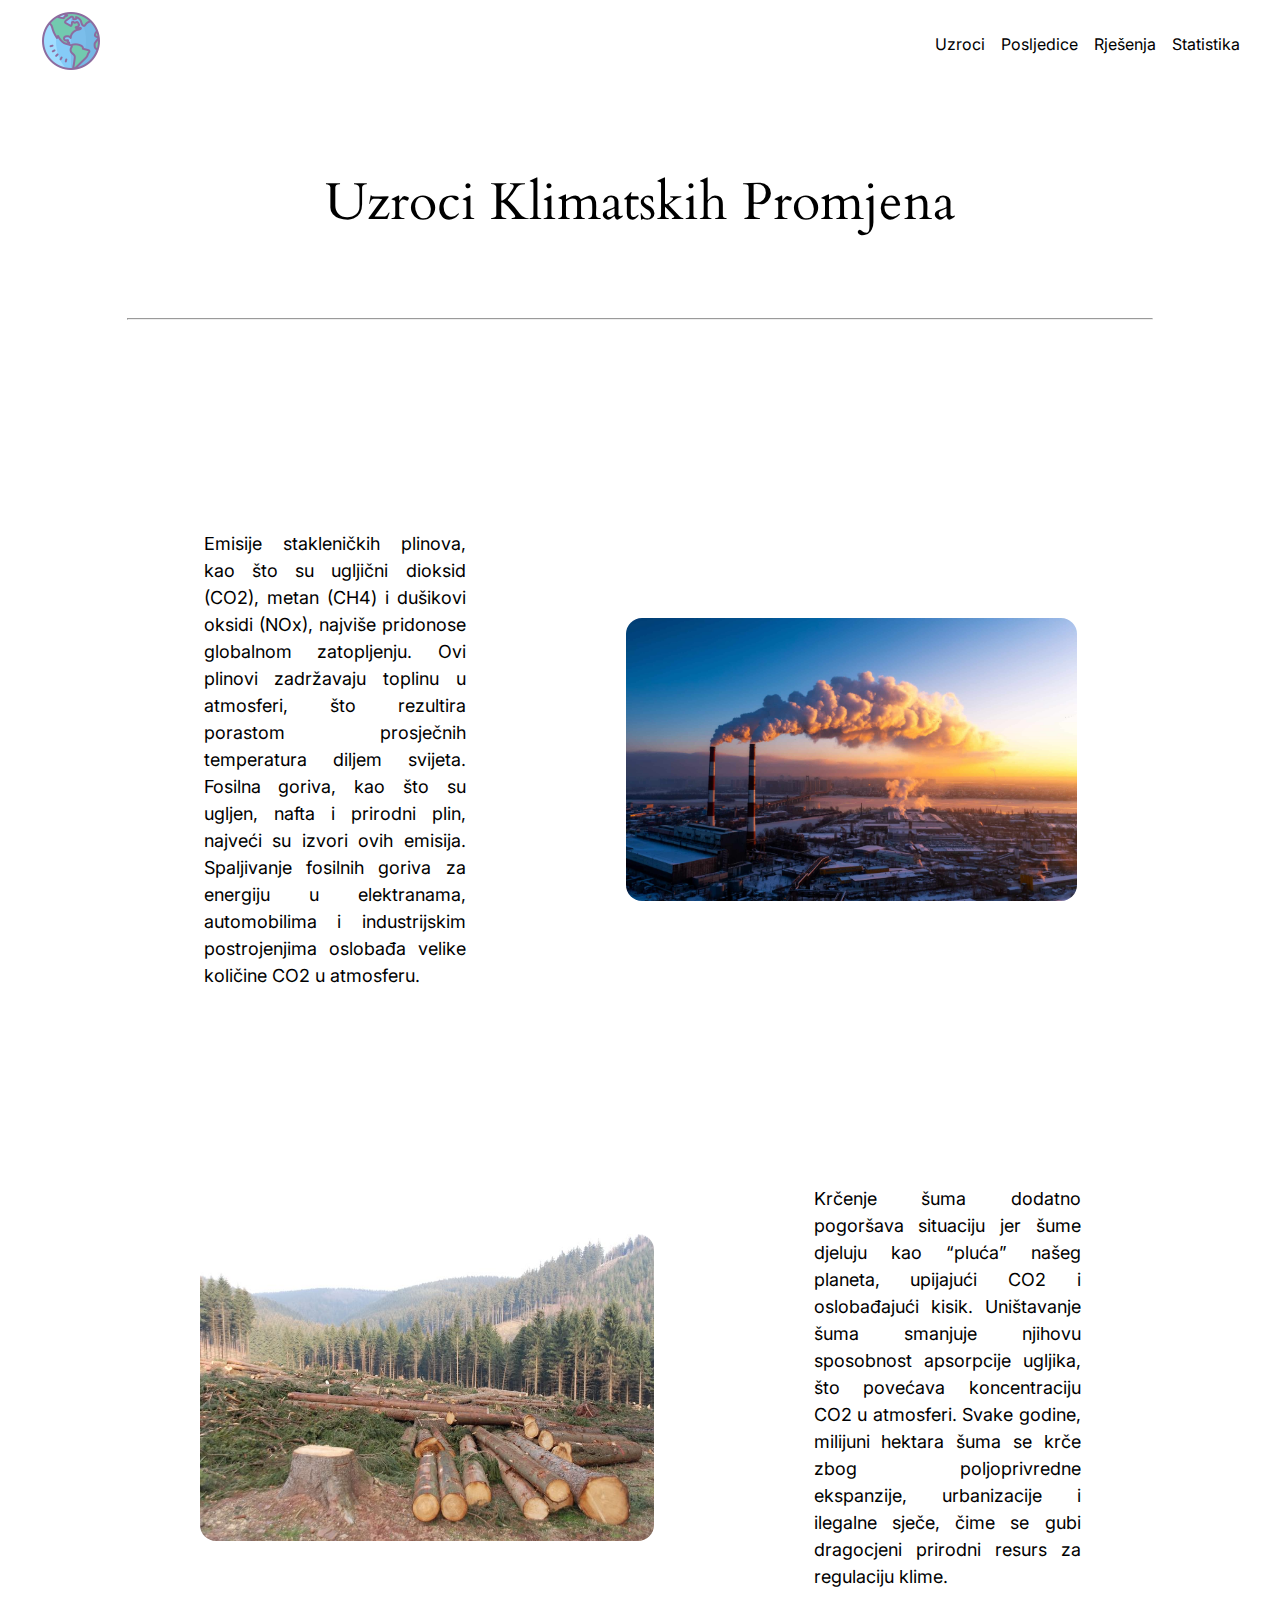
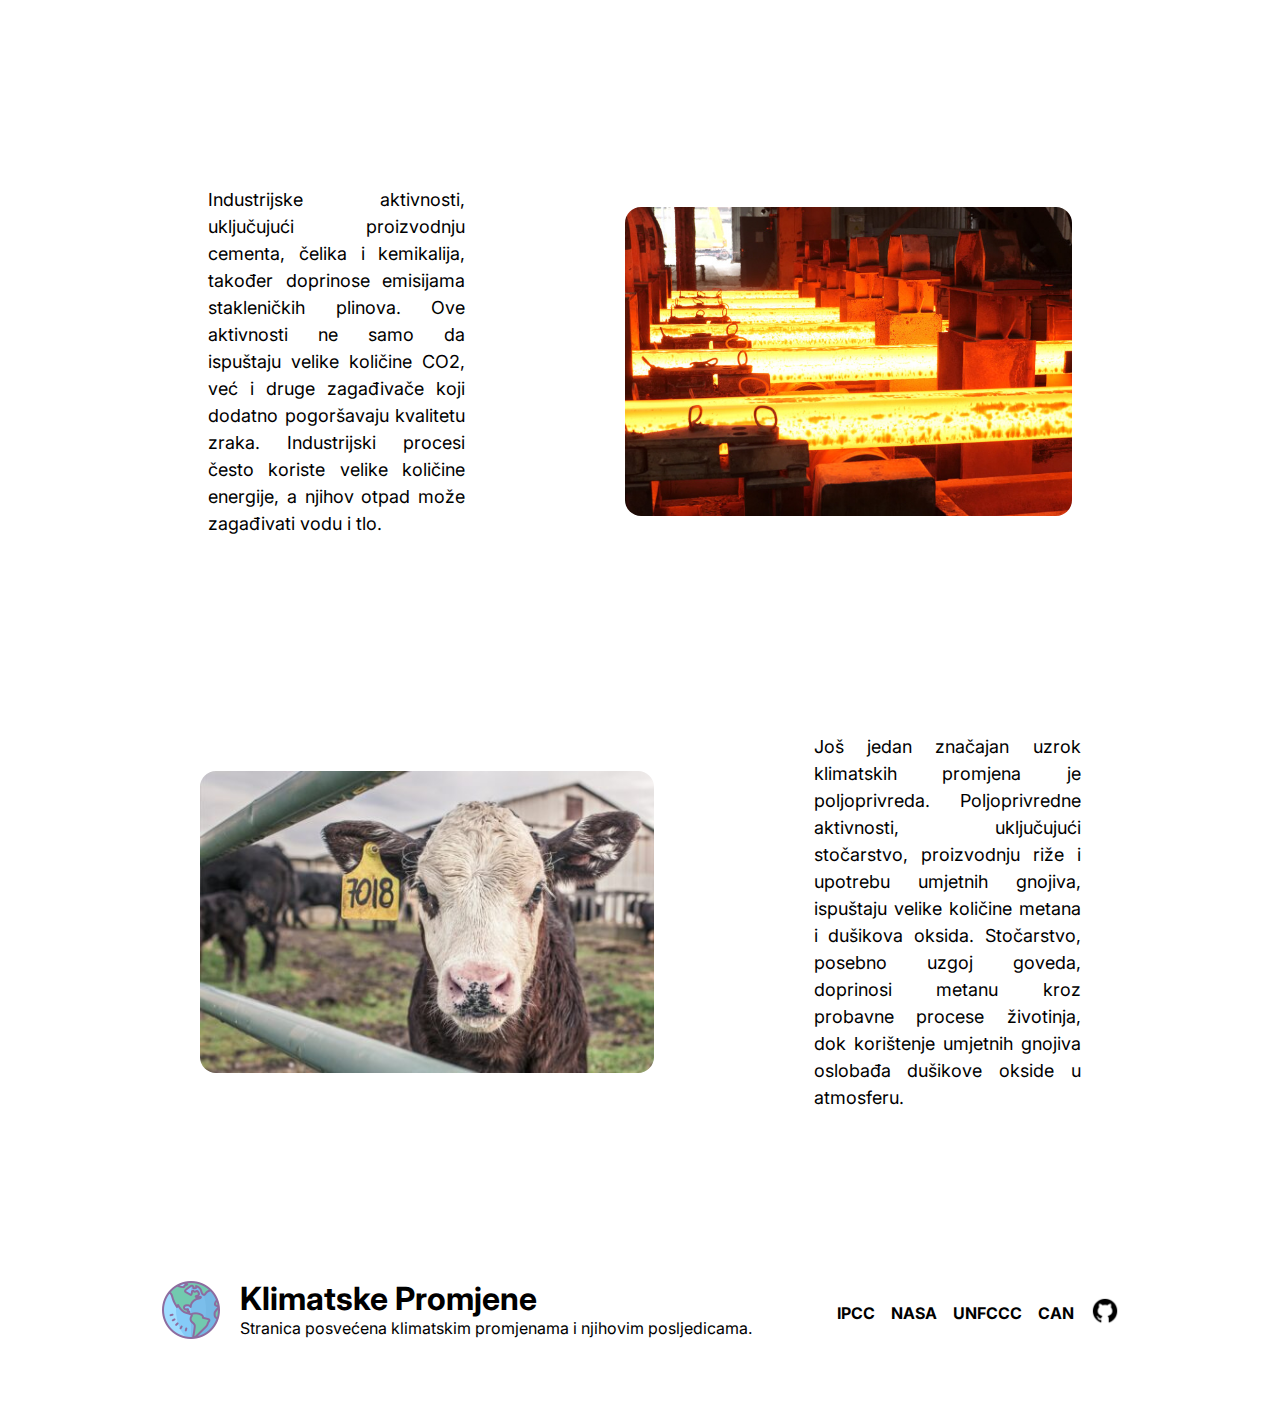
<file: uzroci.html>
<!DOCTYPE html>
<html lang="en">
	<head>
		<meta charset="UTF-8">
		<meta name="viewport" content="width=device-width, initial-scale=1.0">

		<link rel="stylesheet" href="css/page.css">
		<link rel="stylesheet" href="css/layout.css">
		<link rel="shortcut icon" href="assets/icon.png" type="image/x-icon">

		<script src="js/script.js"></script>

		<link rel="preconnect" href="https://fonts.googleapis.com">
		<link rel="preconnect" href="https://fonts.gstatic.com" crossorigin>
		<link href="https://fonts.googleapis.com/css2?family=Cardo:ital,wght@0,400;0,700;1,400&family=Inter:wght@100..900&display=swap" rel="stylesheet">

		<meta property="og:image" content="/assets/icon.png">
		<meta name="description" content="Stranica posvećena klimatskim promjenama i njihovim posljedicama.">
		<meta name="keywords" content="klimatske promjene, uzroci, posljedice, rješenja">
		<meta name="title" content="Klimatske Promjene">

		<title>Klimatske Promjene</title>
	</head>
	<body>
		<nav>
			<a href="/">
				<img src="assets/icon.png">
			</a>

			<div class="links">
				<a href="uzroci.html">Uzroci</a>
				<a href="posljedice.html">Posljedice</a>
				<a href="rjesenja.html">Rješenja</a>
				<a href="statistika.html">Statistika</a>
			</div>
		</nav>

		<main>
			<div id="first">
				<h1>Uzroci Klimatskih Promjena</h1>
			</div>

			<hr class="divider">

			<div id="slike">
				<div>
					<p>Emisije stakleničkih plinova, kao što su ugljični dioksid (CO2), metan (CH4) i dušikovi oksidi (NOx), najviše pridonose globalnom zatopljenju. Ovi plinovi zadržavaju toplinu u atmosferi, što rezultira porastom prosječnih temperatura diljem svijeta. Fosilna goriva, kao što su ugljen, nafta i prirodni plin, najveći su izvori ovih emisija. Spaljivanje fosilnih goriva za energiju u elektranama, automobilima i industrijskim postrojenjima oslobađa velike količine CO2 u atmosferu.</p>
					<img src="assets/uzroci/1.png" width="600px" height="auto" class="clickable">
				</div>
				<div id="reverse">
					<img src="assets/uzroci/2.png" width="600px" height="auto" class="clickable">
					<p>Krčenje šuma dodatno pogoršava situaciju jer šume djeluju kao “pluća” našeg planeta, upijajući CO2 i oslobađajući kisik. Uništavanje šuma smanjuje njihovu sposobnost apsorpcije ugljika, što povećava koncentraciju CO2 u atmosferi. Svake godine, milijuni hektara šuma se krče zbog poljoprivredne ekspanzije, urbanizacije i ilegalne sječe, čime se gubi dragocjeni prirodni resurs za regulaciju klime.</p>
				</div>
				<div>
					<p>Industrijske aktivnosti, uključujući proizvodnju cementa, čelika i kemikalija, također doprinose emisijama stakleničkih plinova. Ove aktivnosti ne samo da ispuštaju velike količine CO2, već i druge zagađivače koji dodatno pogoršavaju kvalitetu zraka. Industrijski procesi često koriste velike količine energije, a njihov otpad može zagađivati vodu i tlo.</p>
					<img src="assets/uzroci/3.png" width="600px" height="auto" class="clickable">
				</div>
				<div id="reverse">
					<img src="assets/uzroci/4.png" width="600px" height="auto" class="clickable">
					<p>Još jedan značajan uzrok klimatskih promjena je poljoprivreda. Poljoprivredne aktivnosti, uključujući stočarstvo, proizvodnju riže i upotrebu umjetnih gnojiva, ispuštaju velike količine metana i dušikova oksida. Stočarstvo, posebno uzgoj goveda, doprinosi metanu kroz probavne procese životinja, dok korištenje umjetnih gnojiva oslobađa dušikove okside u atmosferu.</p>
				</div>
			</div>
		</main>

		<footer>
			<div class="footer-brand">
				<a href="/">
					<img src="assets/icon.png">
				</a>

				<div>
					<h1>Klimatske Promjene</h1>
					<p>Stranica posvećena klimatskim promjenama i njihovim posljedicama.</p>
				</div>
			</div>

			<div class="links">
				<b><a href="https://www.ipcc.ch/" target="_blank">IPCC</a></b>
				<b><a href="https://climate.nasa.gov/" target="_blank">NASA</a></b>
				<b><a href="https://unfccc.int/" target="_blank">UNFCCC</a></b>
				<b><a href="https://unfccc.int/" target="_blank">CAN</a></b>
				<b><a href="https://github.com/Digital39999/klmprm" target="_blank">
					<img src="assets/github.png" width="30px" height="auto">
				</a></b>
			</div>
		</footer>

		<div id="overlay" class="overlay">
			<span class="close" id="close">&times;</span>
			<img class="overlay-image" id="overlayImage">
		</div>
	</body>
</html>
</file>
<file: css/layout.css>
* {
	user-select: none;
	min-width: 0;
}

body {
	font-family: 'Inter', serif;
	font-size: 16px;
	margin: 0;
	padding: 0;
}

nav {
	top: 0;
	z-index: 99;
	width: auto;
	display: flex;
	position: sticky;
	padding: 10px 40px;
	flex-direction: row;
	align-items: center;
	justify-content: space-between;
	background-color: white;
}

a {
	text-decoration: none;
	color: black;
}

.links {
	display: flex;
	flex-direction: row;
	justify-content: center;
	align-items: center;
	gap: 1rem;
}

.logo {
	display: flex;
	align-items: center;
	justify-content: center;
}

.links a,
nav > a {
	transition: transform 0.2s;
}

.links a:hover,
nav > a:hover {
	text-decoration: underline;
}

.links a:hover,
more > div > div:hover,
nav > a:hover {
	transform: scale(1.05);
}

footer {
	display: flex;
	padding: 4rem 10rem;
	height: 80px;
	width: auto;
	flex-direction: row;
	justify-content: space-between;
	align-items: center;
}

.footer-brand {
	display: flex;
	flex-direction: row;
	gap: 1rem;
}

.footer-brand * {
	margin: 0;
}

main > div {
	display: flex;
	flex-direction: column;
	justify-content: center;
	align-items: center;
}

.cover {
	color: white;
	background-image: url('../assets/climate-banner.png');
	background-size: cover;
	opacity: 0.8;
	height: 400px;
	padding: 5rem 18rem;
	text-shadow: 2px 3px 5px #000000;
}

.cover > h1, .future h1, .tech h1, .more h1 {
	font-family: 'Cardo', serif;
	text-align: center;
	font-weight: 400;
	font-size: 40px;
	margin: 0;
}

.cover > p, .future p, .tech p {
	font-family: 'Inter', serif;
	text-align: center;
	font-size: 16.8px;
}

.future {
	display: flex;
	flex-direction: column;
	justify-content: center;
	align-items: center;
	padding: 5rem 18rem;
}

.future > div, .tech > div, .more > div {
	display: flex;
	align-items: center;
	justify-content: center;
}

.future #first, .tech #first {
	flex-direction: column;
	margin-bottom: 2rem;
}

.future #first > img, .tech #first > img {
	margin-bottom: 1rem;
}

.future #slike {
	margin-top: 2rem;
	gap: 6rem;

	@media (max-width: 1500px) {
		flex-direction: column;
	}
}

.future #slike > div {
	align-self: start;
}

.future #slike > div > *, .tech #slike > div > * {
	text-align: left;
	word-break: break-word;
	line-height: 1.5;
}

.tech {
	display: flex;
	flex-direction: column;
	justify-content: center;
	align-items: center;
	padding: 5rem 18rem;
	background-color: #f9f9f9;

	@media (max-width: 2000px) {
		padding: 0 18rem;
	}
}

.tech #slike {
	flex-direction: row;
	justify-content: space-between;
	margin: 3rem 0;
	gap: 6rem;

	@media (max-width: 1500px) {
		flex-direction: column;
	}
}

.tech #slike > img {
	border-radius: 1rem;
	transition: transform 1s;
}

.tech #slike > img:hover {
	transform: scale(1.03);
}

.tech #slike > p {
	width: 80%;
	word-break: break-word;
	line-height: 1.5;
}

.quote {
	display: flex;
	flex-direction: column;
	justify-content: center;
	align-items: center;
	padding: 5rem 18rem;
	background-color: #000000;
	gap: 3rem;
}

.quote > div {
	display: flex;
	flex-direction: column;
	justify-content: center;
	align-items: center;
}

.quote > h1 {
	color: white;
	font-family: 'Cardo', serif;
	text-align: center;
	font-weight: 400;
	font-size: 40px;
	margin: 0;
}

.quote > div > img {
	color: white;
	border-radius: 100px;
	aspect-ratio: 1;
	object-fit: cover;
}

.quote > div > p {
	color: white;
	text-align: center;
}

.more {
	display: flex;
	flex-direction: column;
	justify-content: center;
	align-items: center;
	padding: 5rem 18rem;
}

.more > div {
	display: flex;
	align-items: center;
	justify-content: space-between;
	gap: 3rem;
	margin: 3rem 0;

	@media (max-width: 1500px) {
		flex-direction: column;
	}
}

.more > div > div {
	flex: 1;
	transition: transform 1s;
}

.more > div > div:hover {
	transform: scale(1.08);
}

.more > div > div img {
	border-radius: 1rem;
}

.more > div > div h2 {
	text-decoration: underline;
	text-align: center;
}

.divider {
	width: 80%;
}

::-webkit-scrollbar {
	width: 7px;
}

::-webkit-scrollbar-thumb {
	background: #888;
	border-top-left-radius: 10px;
	border-bottom-left-radius: 10px;
}

::-webkit-scrollbar-thumb:hover {
	background: #555;
}

@media (max-width: 768px) {
	nav {
		flex-direction: row;
		padding: 1rem 1rem;
	}

	nav img {
		width: 50px;
	}

	.links {
		align-items: center;
		gap: 0.5rem;
	}

	main > div {
		padding: 1rem;
	}

	main img {
		width: 100%;
		height: auto;
	}

	.future, .tech, .quote, .more, .cover {
		padding: 2rem;
	}

	.future > div, .tech > div, .more > div {
		flex-direction: column;
		gap: 2rem;
	}

	.future #slike, .tech #slike, .more > div {
		flex-direction: column;
		gap: 1rem;
	}

	.future #slike, .tech #slike {
		margin-top: 0;
	}

	.more > div {
		margin-bottom: 0;
	}

	#star {
		width: 10%;
		height: auto;
	}

	.future #slike > div, .tech #slike > div, .more > div > div {
		align-items: center;
		text-align: center;
	}

	footer {
		flex-direction: column;
		padding: 2rem;
	}

	#ki-moon {
		width: 50px;
		height: auto;
	}

	.footer-brand {
		flex-direction: column;
		justify-content: center;
		margin-bottom: 2rem;
		align-items: center;
		text-align: center;
		gap: 1rem;
	}
}
</file>
<file: css/page.css>
#first {
	margin: 5rem;
}

#first h1 {
	font-size: 52px;
	font-family: 'Cardo', serif;
	text-align: center;
	font-weight: 400;
	margin: 0;
}

#tablica {
	margin: 7rem 0;
	padding: 0 10rem;
}

table {
	border-collapse: collapse;
	border-radius: 8px;
	background-color: #cecece;
}

th:first-child {
	border-top-left-radius: 8px;
}

th:last-child {
	border-top-right-radius: 8px;
}

tr {
	transition: all 0.3s ease;
}

th, td {
	padding: 15px;
	text-align: left;
}

th {
	background-color: #b9b9b9;
	color: #000000;
	font-size: 1.2em;
}

tr:nth-child(even) {
	background-color: #bdbdbd;
}

tr:hover {
	background-color: #aaaaaa;
}

td {
	font-size: 1em;
	color: #000000;
}

#slike {
	margin-top: 7rem;
	flex-direction: column;
	padding: 0 20rem;
}

#slike > div {
	flex: 1;
	display: flex;
	flex-direction: row;
	align-items: center;
	justify-content: space-between;
	gap: 10rem;
	margin: 5rem 0;
}

#slike > div > p {
	text-align: left;
	text-align: justify;
	line-height: 1.5;
	font-size: 18px;
	width: 40%;
}

#slike > div > img {
	border-radius: 1rem;
	transition: transform 1s;
	cursor: pointer;
}

#slike > div > img:hover {
	transform: scale(1.03);
}

.overlay {
    display: flex;
    position: fixed;
    z-index: 1000;
    left: 0;
    top: 0;
    width: 100%;
    height: 100%;
    background-color: rgba(0, 0, 0, 0.9);
    justify-content: center;
    align-items: center;
    opacity: 0;
    visibility: hidden;
    transition: opacity 0.3s ease, visibility 0.3s ease;
}

.overlay.show {
    opacity: 1;
    visibility: visible;
}

.overlay img {
	max-width: none;
	transform: scale(0.5);
    transition: transform 0.3s ease;
	border-radius: 1rem;
}

.overlay.show img {
	transform: scale(1);
}

.close {
    position: absolute;
    top: 20px;
    right: 30px;
    font-size: 40px;
    color: white;
    cursor: pointer;
    transition: transform 0.3s ease;
}

.close:hover {
    transform: scale(1.2);
}

@media (max-width: 768px) {
	main {
		padding: 1rem;
	}

	#first {
		margin: 2rem 1rem;
	}

	#first h1 {
		font-size: 32px;
	}

	#slike {
		padding: 0 1rem;
		margin-top: 0;
	}

	#slike > div {
		flex-direction: column;
		align-items: center;
		gap: 2rem;
		margin: 1rem 0;
	}

	#slike > div#reverse {
		flex-direction: column-reverse;
	}

	#slike > div > p {
		width: 100%;
		text-align: center;
		font-size: 16px;
	}

	#slike > div > img {
		width: 100%;
		height: auto;
	}
}
</file>
